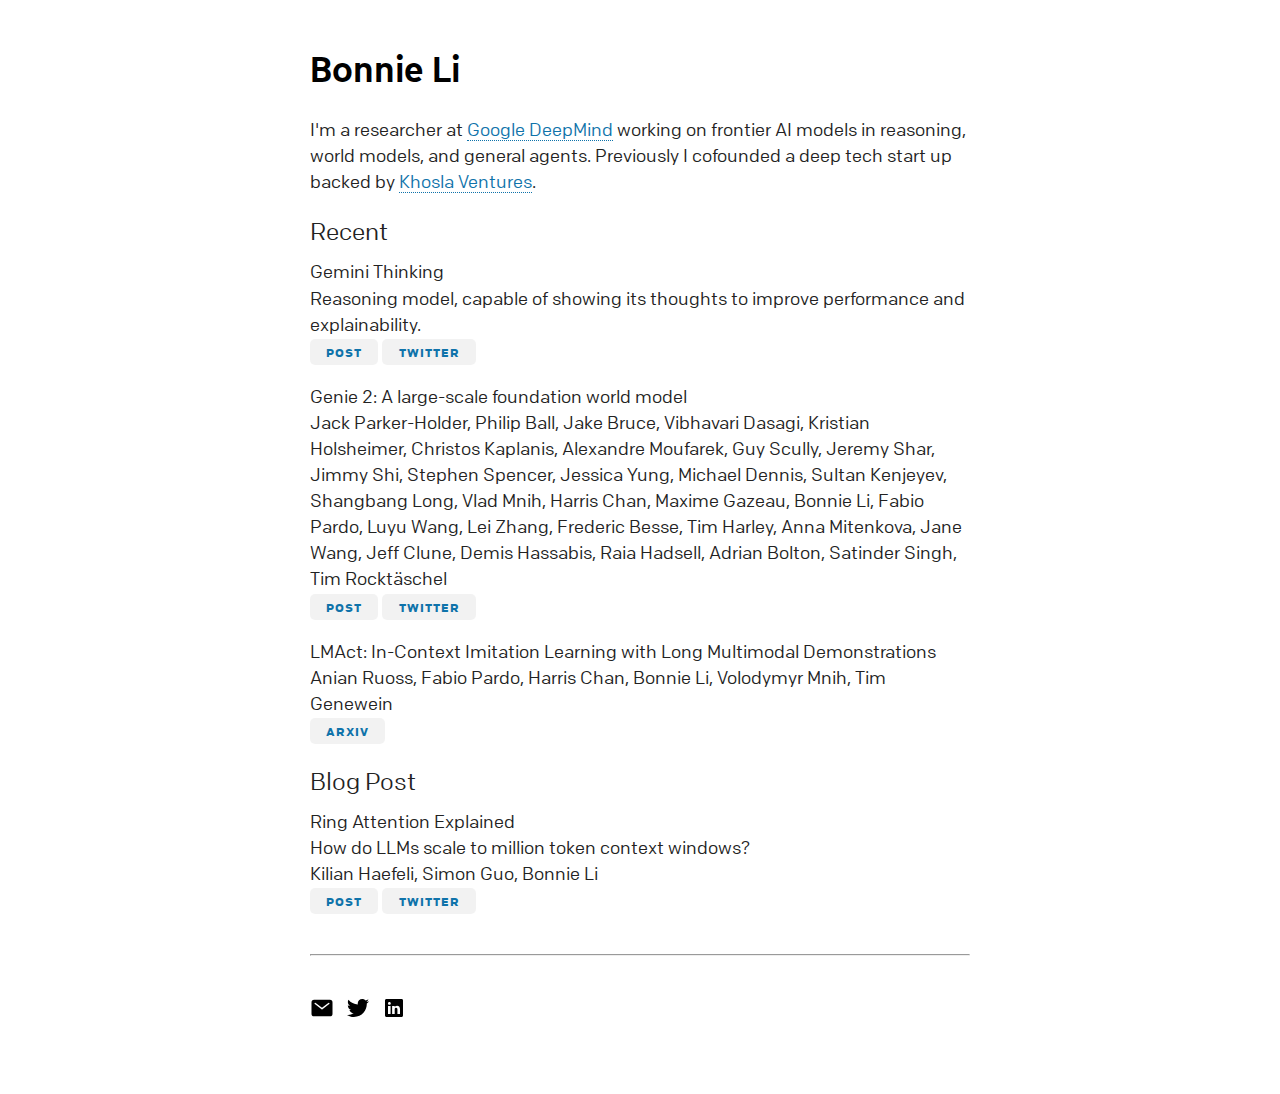
<file: index.html>
<!doctype html>
<html lang="en">
<head>
  <title>Bonnie Li</title>
  <meta charset="utf-8">
  <meta name="viewport" content="width=device-width, initial-scale=1">
  <link rel="icon" type="image/png" href="/img/favicon.png">
  <link rel="stylesheet" type="text/css" href="/css/style.css">
</head>
<body>
  <div class="profile">
    <div class="profile-text">
      <h1>Bonnie Li</h1>
    </div>
  </div>

  <div>
  <p>
    I'm a researcher at <a href="https://deepmind.com" target="_blank">Google DeepMind</a>
    working on frontier AI models in reasoning, world models, and general agents.
    Previously I cofounded a deep tech start up backed by 
    <a href="https://www.khoslaventures.com/" target="_blank">Khosla Ventures</a>.
  </p>

  <h2>Recent</h2>

  <p>
    <span class="pub">Gemini Thinking </span><br />
    Reasoning model, capable of showing its thoughts to improve performance and explainability.<br />
    <a class="button" href="https://deepmind.google/technologies/gemini/flash-thinking/" target="_blank">Post</a>
    <a class="button" href="https://x.com/JeffDean/status/1869789813232341267" target="_blank">Twitter</a>
  </p>

  <p>
    <span class="pub">Genie 2: A large-scale foundation world model </span><br />
    Jack Parker-Holder, Philip Ball, Jake Bruce, Vibhavari Dasagi, Kristian Holsheimer, Christos Kaplanis, Alexandre Moufarek, Guy Scully, Jeremy Shar, Jimmy Shi, Stephen Spencer, Jessica Yung, Michael Dennis, Sultan Kenjeyev, Shangbang Long, Vlad Mnih, Harris Chan, Maxime Gazeau, Bonnie Li, Fabio Pardo, Luyu Wang, Lei Zhang, Frederic Besse, Tim Harley, Anna Mitenkova, Jane Wang, Jeff Clune, Demis Hassabis, Raia Hadsell, Adrian Bolton, Satinder Singh, Tim Rocktäschel<br />
    <a class="button" href="https://deepmind.google/discover/blog/genie-2-a-large-scale-foundation-world-model/" target="_blank">Post</a>
    <a class="button" href="https://x.com/GoogleDeepMind/status/1864367798132039836" target="_blank">Twitter</a>
  </p>
  
  <p>
    <span class="pub">LMAct: In-Context Imitation Learning with Long Multimodal Demonstrations</span><br />
    Anian Ruoss, Fabio Pardo, Harris Chan, Bonnie Li, Volodymyr Mnih, Tim Genewein </br>
    <a class="button" href="https://arxiv.org/abs/2412.01441" target="_blank">Arxiv</a>
  </p>

  <h2>Blog Post</h2>
  <p>
    <span class="pub">Ring Attention Explained</span><br />
    How do LLMs scale to million token context windows? </br>
    Kilian Haefeli, Simon Guo, Bonnie Li<br />
    <a class="button" href="https://coconut-mode.com/posts/ring-attention/" target="_blank">Post</a>
    <a class="button" href="https://x.com/bonniesjli/status/1778846068588814486" target="_blank">Twitter</a>
  </p>

  <hr style="margin: 40px 0;">
  <div class="profile">
    <div class="profile-text">
      <div class="social">
        <a href="mailto:bonniesjli@gmail.com" rel="noreferrer">
          <img src="/img/social/mail.svg" id="in" alt="Mail" />
        </a>
        <a href="//twitter.com/bonniesjli" rel="noreferrer" target="_blank">
          <img src="/img/social/twitter.svg" id="fb" alt="Twitter" />
        </a>
        <a href="//www.linkedin.com/in/bonniesjli/" rel="noreferrer" target="_blank">
          <img src="/img/social/linkedin.svg" id="in" alt="LinkedIn" />
        </a>
      </div>
    </div>
  </div>

  <!-- Google tag (gtag.js) -->
  <script async src="https://www.googletagmanager.com/gtag/js?id=G-4K0RYPN9X7	"></script>
  <script>
    window.dataLayer = window.dataLayer || [];
    function gtag(){dataLayer.push(arguments);}
    gtag('js', new Date());

    gtag('config', 'G-4K0RYPN9X7');
  </script>

  <script src="//instant.page/1.2.2" type="module" integrity="sha384-2xV8M5griQmzyiY3CDqh1dn4z3llDVqZDqzjzcY+jCBCk/a5fXJmuZ/40JJAPeoU"></script>
</body>
</html>
</file>
<file: css/style.css>
@font-face {
  font-family: "Colfax Web";
  src: url("../fonts/Colfax Web/Regular.woff");
  font-weight: 400;
}

@font-face {
  font-family: "Colfax Web";
  src: url("../fonts/Colfax Web/RegularItalic.woff");
  font-weight: 400;
  font-style: italic;
}

@font-face {
  font-family: "Colfax Web";
  src: url("../fonts/Colfax Web/Bold.woff");
  font-weight: 700;
}

@font-face {
  font-family: "Colfax Web";
  src: url("../fonts/Colfax Web/BoldItalic.woff");
  font-weight: 700;
  font-style: italic;
}

@font-face {
  font-family: "SFMoMA";
  src: url('../fonts/MoMA/SFMOMAText-Bold.ttf') format("truetype"),
       url('../fonts/MoMA/SFMOMAText-Bold.otf') format("otf");
  font-weight: bold;
  font-style: normal;
}

html {
  min-height: 100%;
}

body {
  font-family: 'Colfax Web', -apple-system, system-ui, BlinkMacSystemFont, 'Helvetica Neue', Arial, sans-serif;
  line-height: 1.5;
  text-rendering: optimizeLegibility;

  padding: 40px 20px;
  margin-left: auto;
  margin-right: auto;

  background: white;
  color: #222;

  max-width: 660px;
  min-height: 100%;
}

h1, h2, h3 {
  font-weight: 300;
}

h2 {
  margin-bottom: -10px;
}

p {
  font-family: "Colfax Web", sans-serif;
  font-size: 18px;
  line-height: 145%;
}

a, .button, .social > a > img {
  -webkit-transition: all .1s linear;
  -moz-transition: all .1s linear;
  -o-transition: all .1s linear;
  -ms-transition: all .1s linear;
  transition: all .1s linear;
}

.profile-pic > img {
  -webkit-transition: all .5s linear;
  -moz-transition: all .5s linear;
  -o-transition: all .5s linear;
  -ms-transition: all .5s linear;
  transition: all .5s linear;
}

a {
  color: #0f73aa;
  border-bottom: 1px dotted #0f73aa;
  text-decoration: none;
}

a:hover {
  color: #c0392b;
  border-bottom: 1px solid #c0392b;
}

.button {
  -moz-box-sizing: border-box;
  -webkit-box-sizing: border-box;
  box-sizing: border-box;
  padding:0px 1.35em;
  background-color:rgba(0,0,0,0.05);
  border: 0;
  border-radius:5px;
  display:inline-block;
  text-transform:uppercase;
  text-decoration:none;
  color:#0f73aa;
  font-weight: 600;
  letter-spacing:1px;
  font-size:12px;
}

.button:hover {
  background-color:rgba(0,0,0,0.08);
  border: 0;
  color: #000;
}

.profile {
  display:flex;
  flex-direction:row;
  margin-bottom: 20px;
}

.profile-pic > img {
  width:120px;
  height:120px;
  border-radius:100%;
  margin-right:10px;
  /* -webkit-filter: grayscale(100%); */
  /* filter: grayscale(100%); */
}

/* .profile-pic > img:hover {
  -webkit-filter: grayscale(0%);
  filter: grayscale(0%);
} */

.profile-text {
  margin: 0px;
}

.profile-text > h1 {
  line-height: 0;
  font-family: "SFMoMA", "San Francisco";
  font-weight: bold;
  color: black;
  font-size: 36px;
  text-transform: none;
}

.profile-text > h3 {
  text-transform: uppercase;
  font-weight: 600;
  font-size: 12pt;
  letter-spacing: 1px;
  margin-bottom: 10px;
}

.social > a {
  border: 0;
}

.social > a + a {
  margin-left: 8px;
}

.social > a > img {
  height: 24px;
  border: 0;
  filter: opacity(100%);
  -webkit-filter: opacity(100%)
}

.social > a > img:hover {
  filter: opacity(50%);
  -webkit-filter: opacity(50%);
}

.pub {
  font-family: -apple-system, BlinkMacSystemFont, 'Colfax Web', sans-serif;
  font-weight: 500;
}

@media screen and (max-width: 540px) {
  .profile {
    flex-direction: column;
    margin-bottom: 0;
  }

  .profile-pic, .profile-text {
    margin-left: auto;
    margin-right: auto;
    text-align: center;
  }
}

@media (prefers-color-scheme: dark) {
  /* The following was 99% written by GitHub Copilot. */
  body {
    background: #222;
    color: #fff;
  }

  a {
    color: #3498db;
  }

  .profile-text > h1 {
    color: #fff;
  }

  .button {
    background-color: rgba(255,255,255,0.05);
    color: #fff;
  }

  .button:hover {
    background-color: rgba(255,255,255,0.08);
    color: #fff;
  }

  .social > a > img {
    filter: opacity(100%);
    -webkit-filter: opacity(100%);
    filter: invert(100%);
    -webkit-filter: invert(100%);
  }

  .social > a > img:hover {
    filter: opacity(50%);
    -webkit-filter: opacity(50%);
    filter: invert(50%);
    -webkit-filter: invert(50%);
  }

  .separator {
    margin-top: 400px;
    margin-bottom: 400px;
  }  
}
</file>
